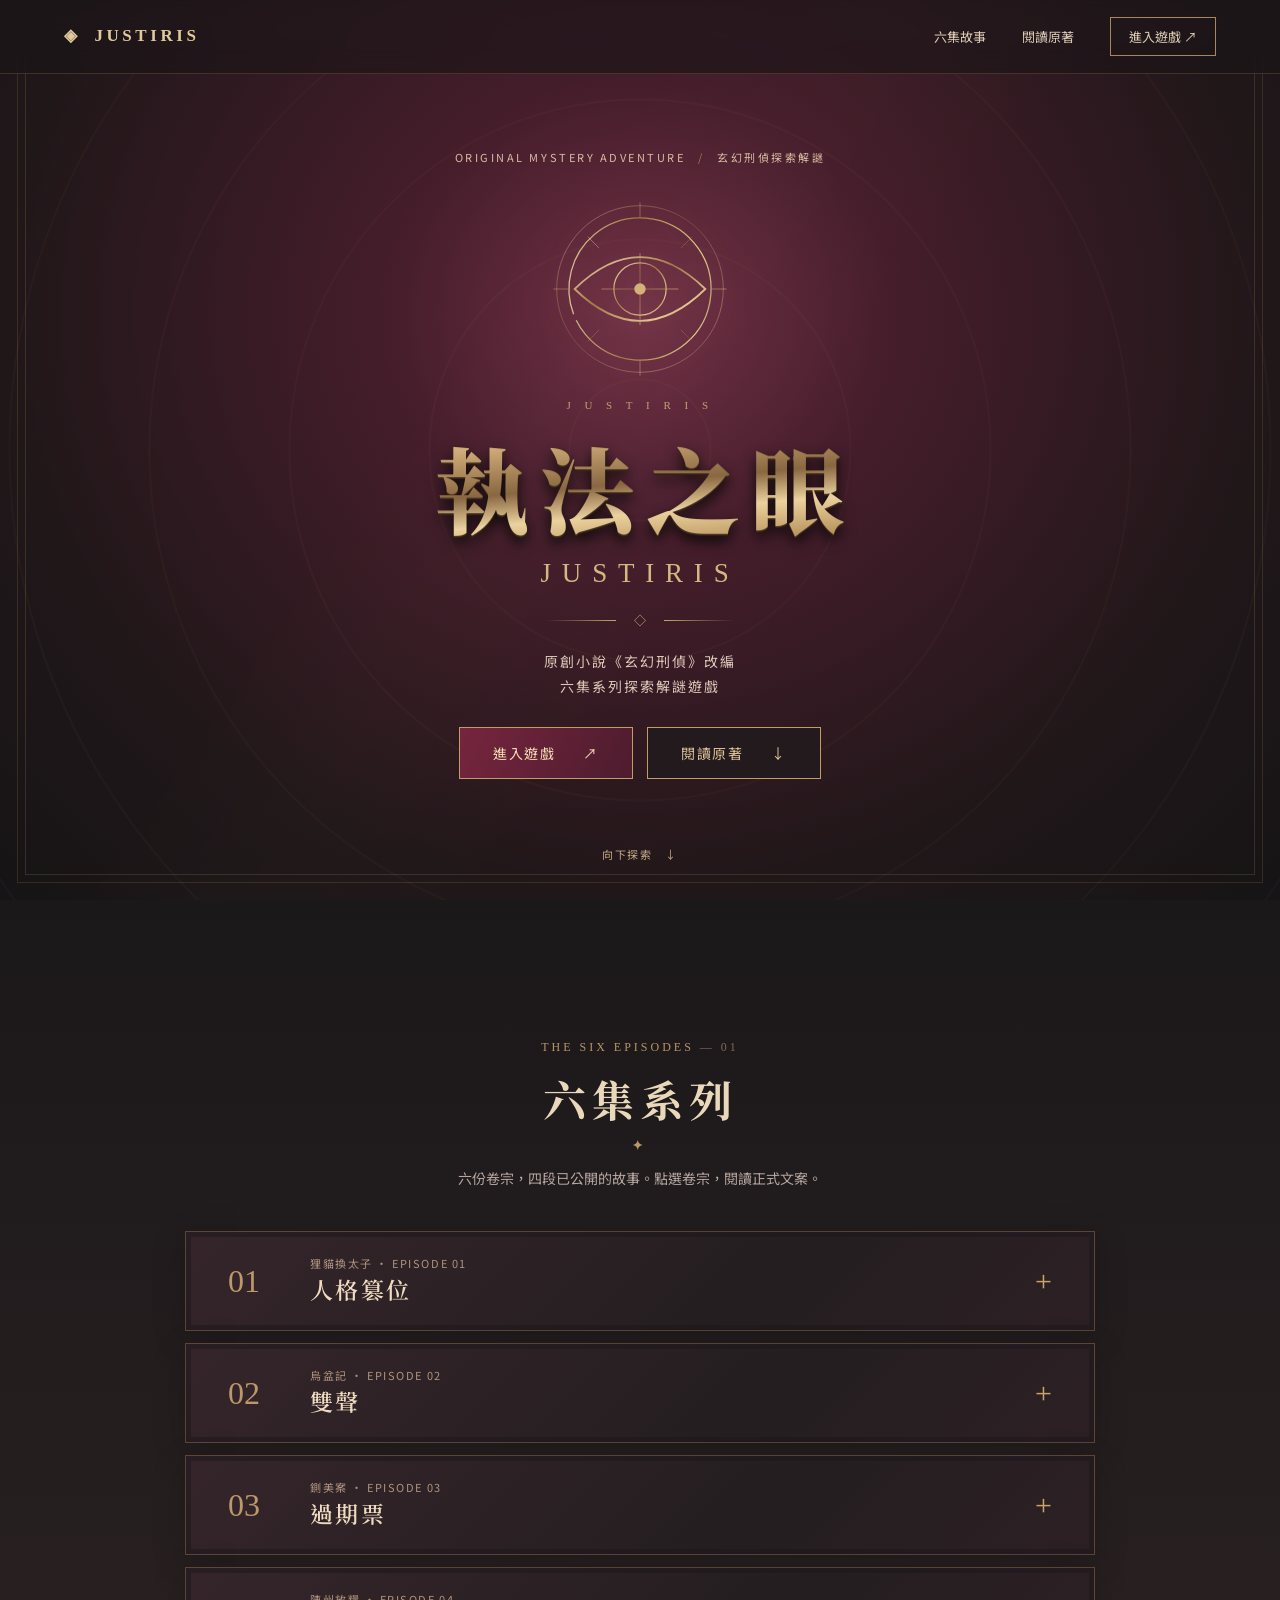
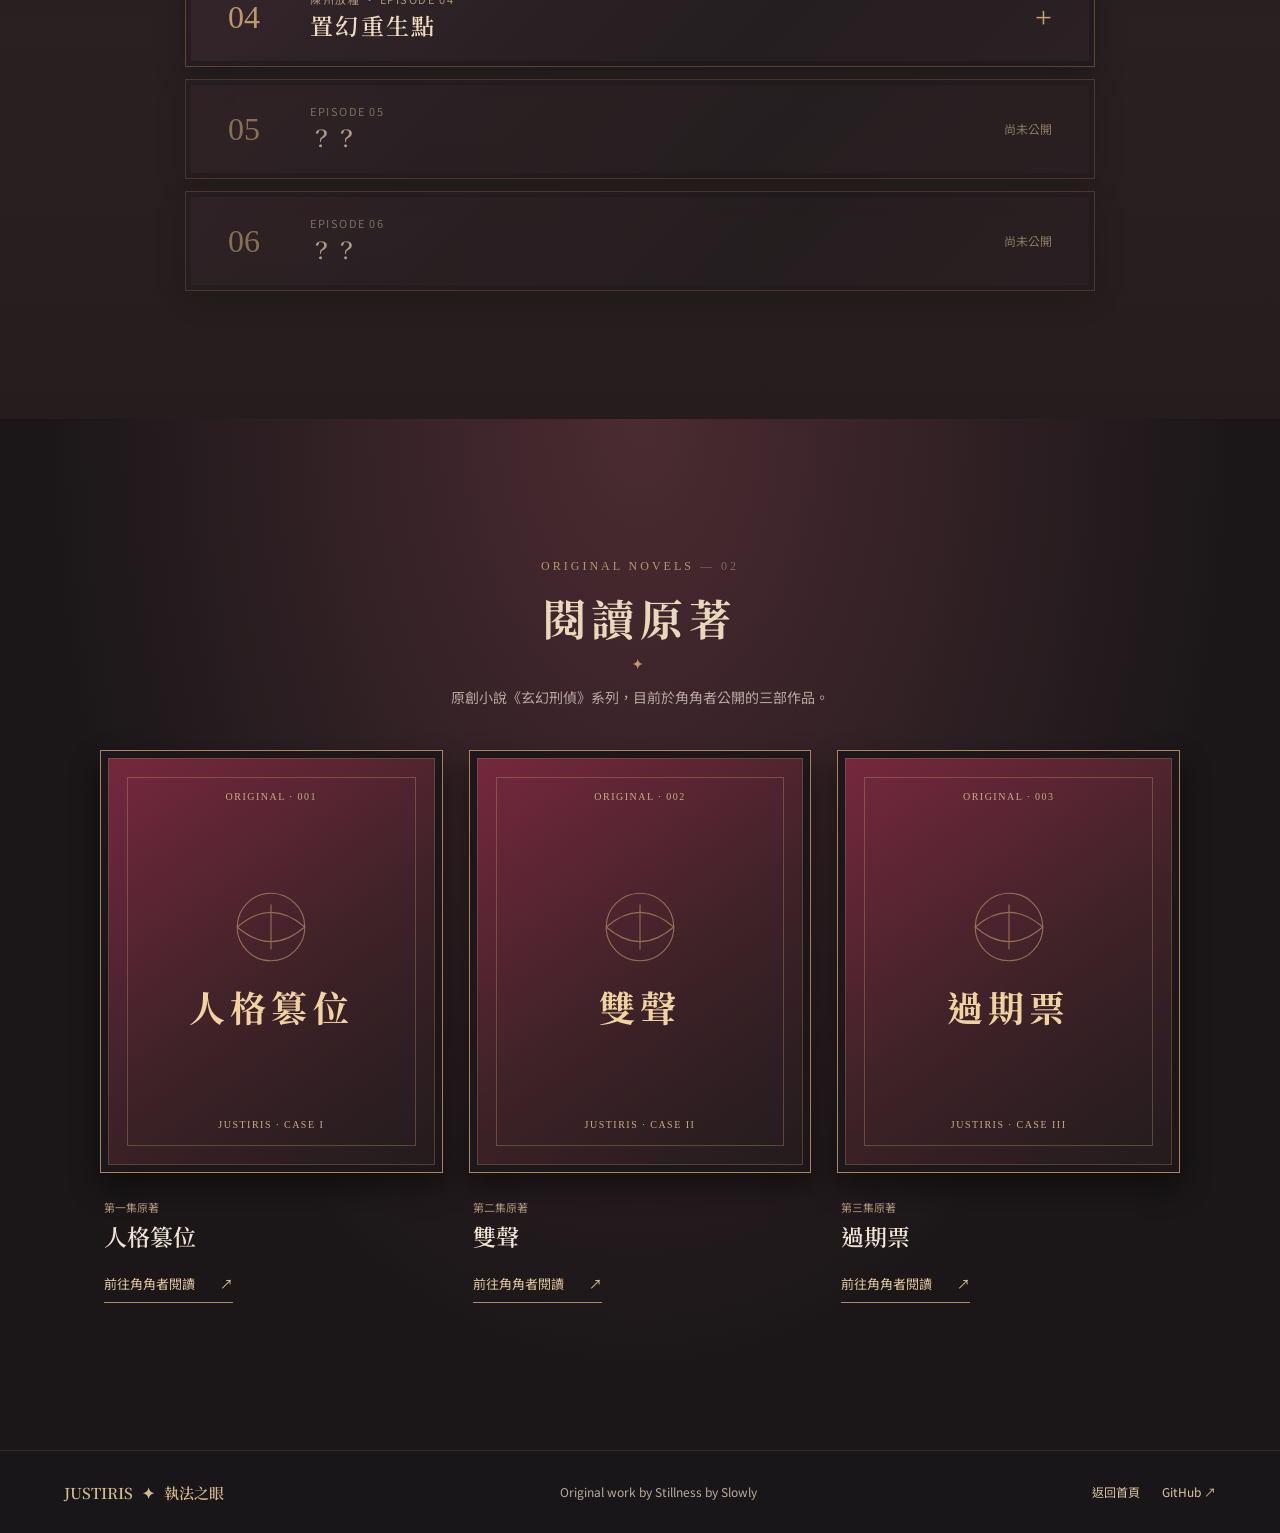
<file: index.html>
<!doctype html>
<html lang="zh-Hant">
  <head>
    <meta charset="utf-8">
    <meta name="viewport" content="width=device-width, initial-scale=1">
    <meta name="theme-color" content="#181618">
    <meta name="description" content="Justiris｜執法之眼，改編自原創小說《玄幻刑偵》的六集探索解謎遊戲。">
    <title>Justiris｜執法之眼</title>
    <link rel="stylesheet" href="./index.css">
    <link rel="stylesheet" href="./index_style.css">
    <script src="./index.js" defer></script>
    <script src="./index_style.js" defer></script>
  </head>
  <body>
    <a class="skip-link" href="#episodes">跳至主要內容</a>
    <header class="site-header">
      <a class="brand" href="./index.html" aria-label="Justiris 官網首頁"><span class="brand-mark">◈</span> JUSTIRIS</a>
      <nav aria-label="主要導覽">
        <a href="#episodes">六集故事</a>
        <a href="#novels">閱讀原著</a>
        <a class="nav-play" href="./game/index.html">進入遊戲 <span aria-hidden="true">↗</span></a>
      </nav>
    </header>
    <main>
      <section class="hero" aria-labelledby="hero-title">
        <div class="hero-pattern" aria-hidden="true">
        </div>
        <div class="hero-inner">
          <p class="hero-kicker">ORIGINAL MYSTERY ADVENTURE <span class="sep">/</span> 玄幻刑偵探索解謎</p>
          <svg class="seal" viewBox="0 0 240 240" role="img" aria-label="封緘之眼抽象紋章">
            <defs>
              <linearGradient id="sealGold" x1="0" y1="0" x2="1" y2="1">
                <stop stop-color="#f1ddb2"/>
                <stop offset=".45" stop-color="#a47743"/>
                <stop offset=".8" stop-color="#e2c68e"/>
                <stop offset="1" stop-color="#745334"/>
              </linearGradient>
            </defs>
            <g fill="none" stroke="url(#sealGold)">
              <circle cx="120" cy="120" r="102" stroke-width=".8" opacity=".6"/>
              <circle cx="120" cy="120" r="87" stroke-width="1.6" stroke-dasharray="294 8 250 6" transform="rotate(-40 120 120)"/>
              <path d="M40 120 Q120 42 200 120 Q120 198 40 120Z" stroke-width="2.2"/>
              <circle cx="120" cy="120" r="32" stroke-width="1.5"/>
              <path d="M120 76V164M73 120H167" opacity=".75"/>
              <path d="M120 14v18M120 208v18M14 120h18M208 120h18" opacity=".6"/>
              <path d="m56 56 14 14m100 100 14 14m0-128-14 14M70 170l-14 14" opacity=".5"/>
            </g>
            <circle cx="120" cy="120" r="7" fill="#d4b178"/>
          </svg>
          <p class="hero-super">J U S T I R I S</p>
          <h1 id="hero-title" class="gold-title">執法之眼</h1>
          <p class="hero-en">JUSTIRIS</p>
          <div class="hero-rule" aria-hidden="true"><span></span> ◇ <span></span>
          </div>
          <p class="hero-caption">原創小說《玄幻刑偵》改編<br>六集系列探索解謎遊戲</p>
          <div class="hero-actions">
            <a class="btn btn-primary" href="./game/index.html">進入遊戲 <span aria-hidden="true">↗</span></a>
            <a class="btn btn-secondary" href="#novels">閱讀原著 <span aria-hidden="true">↓</span></a>
          </div>
        </div>
        <a class="scroll-hint" href="#episodes">向下探索 <span aria-hidden="true">↓</span></a>
      </section>
      <section class="section episodes" id="episodes" aria-labelledby="episodes-title">
        <div class="section-head">
          <p class="eyebrow">THE SIX EPISODES <span>— 01</span></p>
          <h2 id="episodes-title">六集系列<span class="title-ornament">✦</span></h2>
          <p>六份卷宗，四段已公開的故事。點選卷宗，閱讀正式文案。</p>
        </div>
        <div id="episode-list" class="episode-list">
        </div>
      </section>
      <section class="section novels" id="novels" aria-labelledby="novels-title">
        <div class="section-head">
          <p class="eyebrow">ORIGINAL NOVELS <span>— 02</span></p>
          <h2 id="novels-title">閱讀原著<span class="title-ornament">✦</span></h2>
          <p>原創小說《玄幻刑偵》系列，目前於角角者公開的三部作品。</p>
        </div>
        <div class="novel-grid">
          <article class="novel-card">
            <div class="novel-plate"><span class="plate-id">ORIGINAL · 001</span>
              <svg class="plate-emblem" viewBox="0 0 80 80" aria-hidden="true">
                <circle cx="40" cy="40" r="30"/>
                <path d="M10 40Q40 14 70 40Q40 66 10 40Z"/>
                <path d="M40 20v40"/>
              </svg>
              <p>人格篡位</p><span class="plate-foot">JUSTIRIS · CASE I</span>
            </div>
            <div class="novel-info"><span>第一集原著</span>
              <h3>人格篡位</h3>
              <a href="https://www.kadokado.com.tw/book/76663" target="_blank" rel="noopener noreferrer">前往角角者閱讀 <span aria-hidden="true">↗</span></a>
            </div>
          </article>
          <article class="novel-card">
            <div class="novel-plate"><span class="plate-id">ORIGINAL · 002</span>
              <svg class="plate-emblem" viewBox="0 0 80 80" aria-hidden="true">
                <circle cx="40" cy="40" r="30"/>
                <path d="M10 40Q40 14 70 40Q40 66 10 40Z"/>
                <path d="M40 20v40"/>
              </svg>
              <p>雙聲</p><span class="plate-foot">JUSTIRIS · CASE II</span>
            </div>
            <div class="novel-info"><span>第二集原著</span>
              <h3>雙聲</h3>
              <a href="https://www.kadokado.com.tw/book/78121" target="_blank" rel="noopener noreferrer">前往角角者閱讀 <span aria-hidden="true">↗</span></a>
            </div>
          </article>
          <article class="novel-card">
            <div class="novel-plate"><span class="plate-id">ORIGINAL · 003</span>
              <svg class="plate-emblem" viewBox="0 0 80 80" aria-hidden="true">
                <circle cx="40" cy="40" r="30"/>
                <path d="M10 40Q40 14 70 40Q40 66 10 40Z"/>
                <path d="M40 20v40"/>
              </svg>
              <p>過期票</p><span class="plate-foot">JUSTIRIS · CASE III</span>
            </div>
            <div class="novel-info"><span>第三集原著</span>
              <h3>過期票</h3>
              <a href="https://www.kadokado.com.tw/book/81253" target="_blank" rel="noopener noreferrer">前往角角者閱讀 <span aria-hidden="true">↗</span></a>
            </div>
          </article>
        </div>
      </section>
    </main>
    <footer class="footer"><span>JUSTIRIS <i>✦</i> 執法之眼</span>
      <p>Original work by Stillness by Slowly</p>
      <div>
        <a href="./index.html">返回首頁</a>
        <a href="https://github.com/xiayian505-ship-it/justiris" target="_blank" rel="noopener noreferrer">GitHub ↗</a>
      </div>
    </footer>
  </body>
</html>
</file>
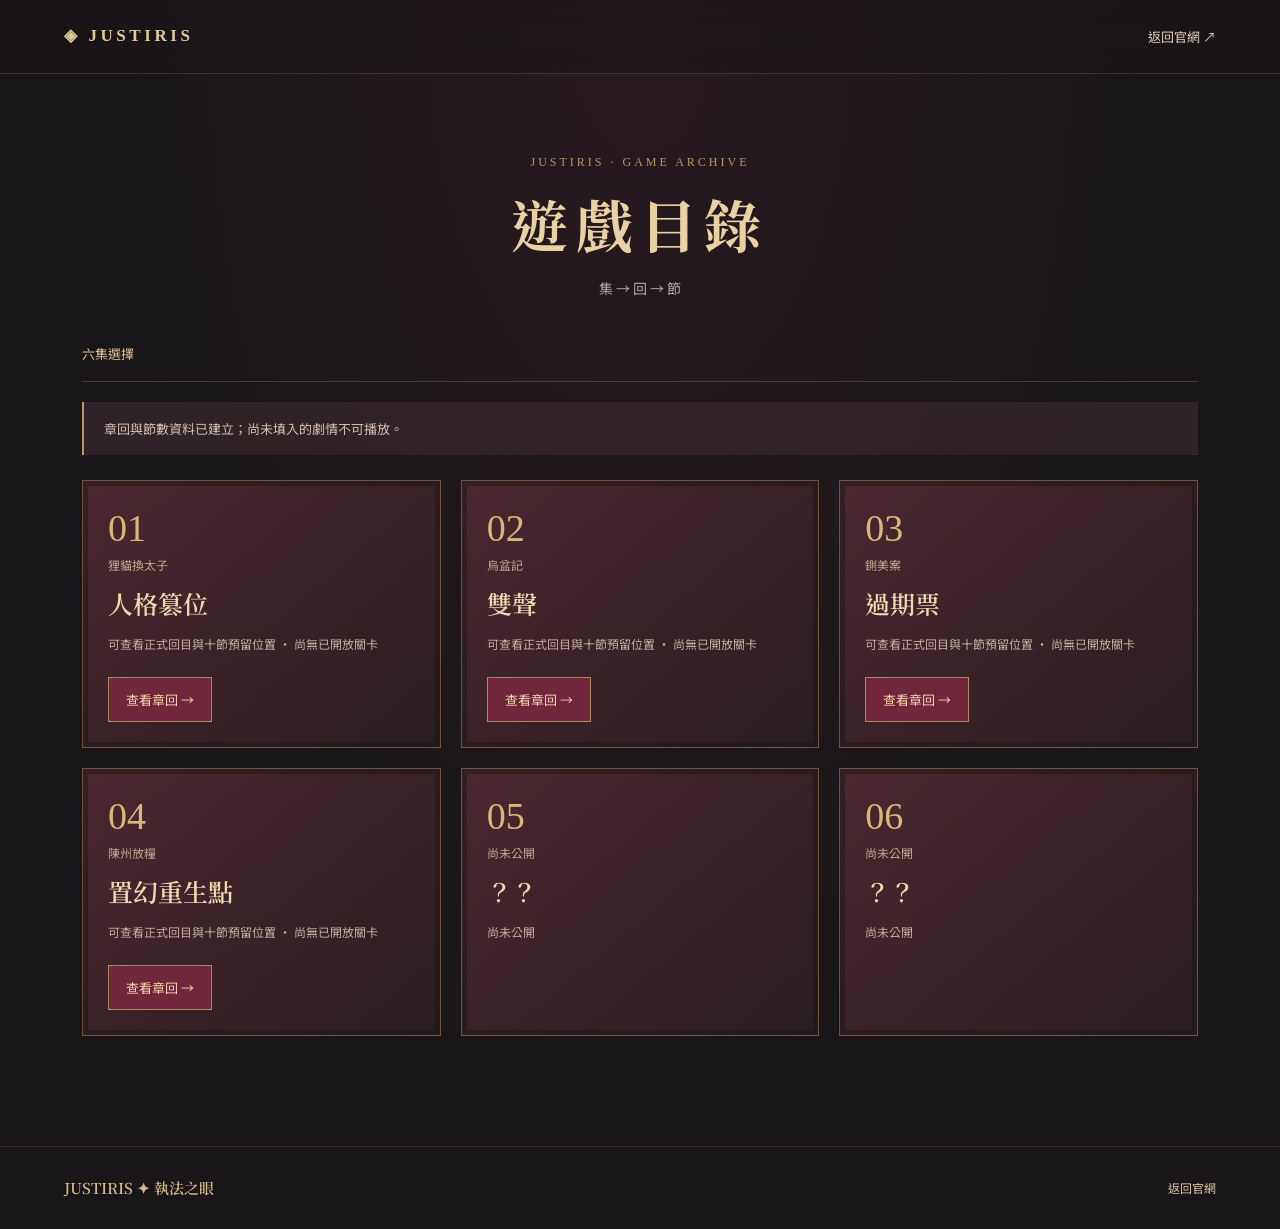
<file: game/index.html>
<!doctype html>
<html lang="zh-Hant">
  <head>
    <meta charset="utf-8">
    <meta name="viewport" content="width=device-width,initial-scale=1">
    <meta name="theme-color" content="#181618">
    <title>進入遊戲｜Justiris 執法之眼</title>
    <link rel="stylesheet" href="../index_style.css">
    <link rel="stylesheet" href="./game.css">
    <link rel="stylesheet" href="./game_style.css">
    <script src="./game.js" defer></script>
    <script src="./game_style.js" defer></script>
  </head>
  <body>
    <header class="site-header">
      <a class="brand" href="../index.html">◈ JUSTIRIS</a>
      <nav aria-label="導覽">
        <a href="../index.html">返回官網 ↗</a>
      </nav>
    </header>
    <main class="game-main">
      <div class="section-head">
        <p class="eyebrow">JUSTIRIS · GAME ARCHIVE</p>
        <h1>遊戲目錄</h1>
        <p>集 → 回 → 節</p>
      </div>
      <nav class="breadcrumbs" aria-label="目前層級" id="breadcrumbs">
      </nav>
      <div class="game-notice" id="game-notice">遊戲關卡尚在製作中；目前可瀏覽系列與已提供的章回目錄。
      </div>
      <section id="catalog" aria-live="polite">
      </section>
    </main>
    <footer class="footer"><span>JUSTIRIS ✦ 執法之眼</span>
      <a href="../index.html">返回官網</a>
    </footer>
  </body>
</html>
</file>
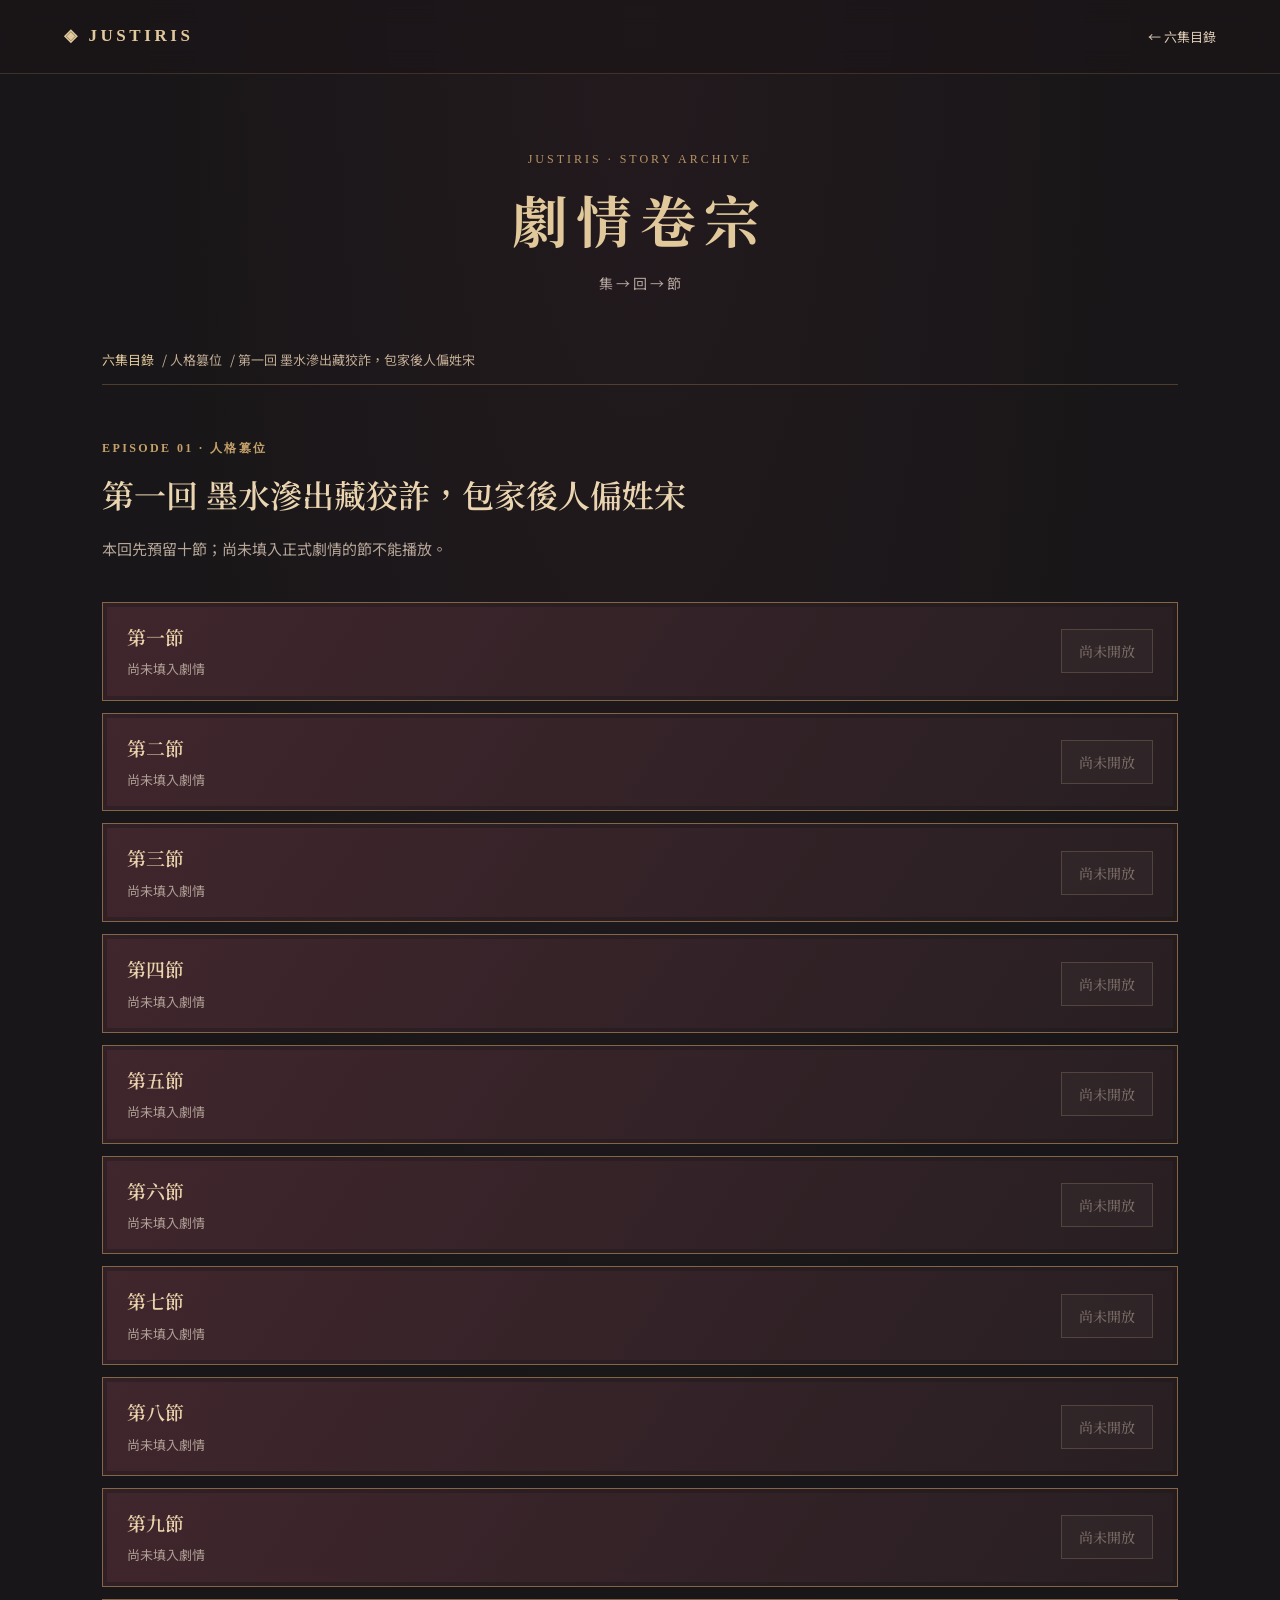
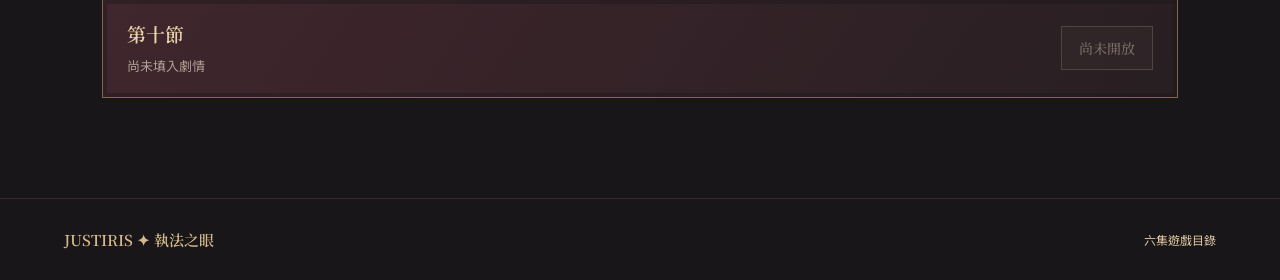
<file: game/story/index.html>
<!doctype html>
<html lang="zh-Hant">
<head>
  <meta charset="utf-8">
  <meta name="viewport" content="width=device-width, initial-scale=1, viewport-fit=cover">
  <meta name="theme-color" content="#181618">
  <meta name="description" content="Justiris｜執法之眼，劇情目錄與探索解謎關卡入口。">
  <title>劇情播放器｜Justiris 執法之眼</title>

  <link rel="stylesheet" href="../../index_style.css">
  <link rel="stylesheet" href="./story.css">
  <link rel="stylesheet" href="./story_style.css">

  <script src="./story.js" defer></script>
  <script src="./story_style.js" defer></script>
</head>
<body>
  <header class="site-header">
    <a class="brand" href="../../index.html">◈ JUSTIRIS</a>
    <nav aria-label="頁面導覽">
      <a href="../index.html">← 六集目錄</a>
    </nav>
  </header>

  <main class="story-main">
    <div class="section-head">
      <p class="eyebrow">JUSTIRIS · STORY ARCHIVE</p>
      <h1>劇情卷宗</h1>
      <p class="story-subtitle">集 → 回 → 節</p>
    </div>

    <nav id="story-breadcrumbs" class="story-breadcrumbs" aria-label="劇情導航"></nav>

    <section id="catalog-screen" class="story-screen" aria-label="章回與小節目錄">
      <div class="story-heading">
        <p id="episode-label" class="story-kicker"></p>
        <h2 id="chapter-title"></h2>
        <p id="chapter-note" class="story-note"></p>
      </div>
      <div id="section-list" class="story-sections"></div>
    </section>

    <section id="reader-screen" class="story-screen" hidden aria-label="劇情播放器">
      <div class="reader-header">
        <button id="return-sections" class="quiet-button" type="button">← 返回節目錄</button>
        <span id="reader-heading" class="reader-heading"></span>
      </div>
      <div class="reader-progress" aria-hidden="true"><span id="reader-progress-fill"></span></div>
      <div class="scene-board" aria-label="劇情場景">
        <div class="scene-seal" aria-hidden="true">
          <svg viewBox="0 0 140 90" fill="none">
            <circle cx="70" cy="45" r="38" stroke="currentColor" stroke-width="1" opacity=".6"/>
            <path d="M22 45 Q70 4 118 45 Q70 86 22 45 Z" stroke="currentColor" stroke-width="1.5"/>
            <circle cx="70" cy="45" r="11" stroke="currentColor" stroke-width="1"/>
            <path d="M70 20V70" stroke="currentColor" stroke-width="1.5"/>
          </svg>
        </div>
        <p class="scene-kicker">JUSTIRIS · 執法之眼</p>
        <h3 id="scene-heading">劇情紀錄</h3>
      </div>
      <article id="dialogue-panel" class="dialogue-panel" aria-label="劇情事件">
        <p id="speaker-name" class="speaker-name"></p>
        <p id="story-text" class="story-text"></p>
        <div id="story-choices" class="story-choices"></div>
        <div class="reader-actions">
          <span id="reading-position"></span>
          <button id="advance-button" class="primary-button" type="button">繼續 →</button>
        </div>
      </article>
      <p id="reader-error" class="reader-error" role="alert" hidden></p>
    </section>

    <section id="status-screen" class="story-screen story-status" hidden aria-live="polite">
      <span class="status-symbol" aria-hidden="true">◇</span>
      <h2 id="status-title">正在載入卷宗</h2>
      <p id="status-description"></p>
      <div class="status-actions">
        <button id="status-return" class="quiet-button" type="button">返回節目錄</button>
        <button id="status-next" class="primary-button" type="button" hidden>下一節 →</button>
      </div>
    </section>
  </main>

  <footer class="footer">
    <span>JUSTIRIS ✦ 執法之眼</span>
    <a href="../index.html">六集遊戲目錄</a>
  </footer>
</body>
</html>
</file>
<file: index.css>
/* 功能本體：收合狀態、閱讀文案 */
.episode-list {
  display: grid;
  gap: 12px;
}
.episode-card {
  min-width: 0;
}
.episode-card h3 {
  margin: 0;
}
.episode-trigger {
  width: 100%;
  display: flex;
  align-items: center;
  text-align: left;
  cursor: pointer;
}
.episode-locked {
  display: flex;
  align-items: center;
}
.episode-copy[hidden] {
  display: none;
}
.episode-copy p {
  white-space: pre-wrap;
  overflow-wrap: anywhere;
}
.episode-trigger:focus-visible {
  outline: 2px solid #f0d3a1;
  outline-offset: 4px;
}
.episode-trigger {
  font: inherit;
}
.sealed .episode-locked {
  cursor: default;
}
</file>
<file: index_style.css>
@import url('https://fonts.googleapis.com/css2?family=Noto+Sans+TC:wght@400;500;600;700&family=Noto+Serif+TC:wght@400;500;600;700;900&display=swap');
:root {
  color-scheme: dark;
  --black: #181618;
  --red: #651e32;
  --brown: #311e20;
  --gold: #c4a16a;
  --bright: #e1c99b;
  --cream: #f0e5d5;
  --muted: #b4a29d;
}
* {
  box-sizing: border-box;
}
html {
  scroll-behavior: smooth;
  scroll-padding-top: 84px;
}
body {
  margin: 0;
  background: var(--black);
  color: var(--cream);
  font-family: 'Noto Sans TC',sans-serif;
  font-size: 15px;
  line-height: 1.8;
}
a {
  color: inherit;
  text-decoration: none;
}
button {
  color: inherit;
}
::selection {
  background: #a76d70;
  color: white;
}
.skip-link {
  position: absolute;
  z-index: 99;
  top: -100px;
  left: 10px;
  background: white;
  color: black;
  padding: 12px;
}
.skip-link:focus {
  top: 10px;
}
.site-header {
  height: 74px;
  display: flex;
  align-items: center;
  justify-content: space-between;
  gap: 12px;
  padding: 0 clamp(20px,5vw,86px);
  position: absolute;
  top: 0;
  left: 0;
  right: 0;
  z-index: 2;
  border-bottom: 1px solid #b28d603c;
  background: #1c1518a1;
  backdrop-filter: blur(12px);
}
.brand {
  font-family: Georgia,serif;
  font-size: 17px;
  letter-spacing: .21em;
  color: var(--bright);
  font-weight: 700;
  white-space: nowrap;
}
.brand-mark {
  margin-right: 6px;
}
.site-header nav {
  display: flex;
  align-items: center;
  gap: clamp(12px,2.8vw,38px);
  font-size: 13px;
  color: #dfcdb7;
}
.site-header nav a:hover,.footer a:hover {
  color: #ffe4a7;
}
.nav-play {
  border: 1px solid #a88661;
  padding: 7px 18px;
}
.hero {
  min-height: 100svh;
  position: relative;
  display: flex;
  align-items: center;
  justify-content: center;
  overflow: hidden;
  padding: 112px 20px 85px;
  background: radial-gradient(ellipse at 50% 35%,#713046 0%,#451d2b 28%,#201719 70%,#161416 100%);
}
.hero:before,.hero:after {
  content: '';
  position: absolute;
  pointer-events: none;
  inset: 17px;
  border: 1px solid #bb92502f;
}
.hero:after {
  inset: 25px;
  border-color: #c09b6330;
}
.hero-pattern {
  position: absolute;
  inset: -15%;
  opacity: .35;
  background: repeating-radial-gradient(circle at 50% 50%,transparent 0 69px,#bd865a21 70px 71px,transparent 72px 140px),linear-gradient(125deg,transparent 37%,#ffdea40a 47%,transparent 60%);
  pointer-events: none;
}
.hero-inner {
  z-index: 1;
  text-align: center;
  width: min(100%,900px);
  animation: appear .9s both;
}
.hero-kicker {
  font: 11px/1.8 Georgia,'Noto Sans TC',serif;
  letter-spacing: .23em;
  color: #d7bca0;
  margin: 0 0 24px;
}
.sep {
  margin: 0 8px;
  color: #9e7a56;
}
.seal {
  display: block;
  width: clamp(130px,19vw,196px);
  height: auto;
  margin: 0 auto 12px;
  filter: drop-shadow(0 0 13px #e4b27334);
}
.hero-super {
  font: 11px Georgia,serif;
  letter-spacing: .5em;
  color: #bda276;
  margin: 5px 0;
}
.gold-title {
  font-family: 'Noto Serif TC',serif;
  font-weight: 900;
  font-size: clamp(43px,8.6vw,94px);
  letter-spacing: .12em;
  margin: 0 -0.12em 0 0;
  line-height: 1.5;
  background: linear-gradient(175deg,#fff0c8 3%,#c6a06e 27%,#75512f 48%,#e8ce9c 62%,#a87e49 80%,#f3ddad 98%);
  color: transparent;
  background-clip: text;
  -webkit-background-clip: text;
  filter: drop-shadow(0 2px 0 #372217) drop-shadow(0 6px 7px #100b0b);
  text-shadow: 0 1px 0 #ffebad25;
}
.hero-en {
  font: clamp(17px,2.8vw,27px) Georgia,serif;
  letter-spacing: .4em;
  color: #d5b782;
  margin: 1px 0 20px;
}
.hero-rule {
  display: flex;
  align-items: center;
  justify-content: center;
  gap: 18px;
  color: #c9aa7b;
  font-size: 12px;
}
.hero-rule span {
  height: 1px;
  background: linear-gradient(90deg,transparent,#c7a46d);
  width: 70px;
}
.hero-rule span:last-child {
  transform: rotate(180deg);
}
.hero-caption {
  font-size: 14px;
  color: #dcc7b8;
  letter-spacing: .14em;
  margin: 18px auto 28px;
}
.hero-actions {
  display: flex;
  gap: 14px;
  justify-content: center;
}
.btn {
  display: inline-flex;
  justify-content: center;
  align-items: center;
  gap: 28px;
  min-width: 174px;
  min-height: 52px;
  padding: 11px 24px;
  border: 1px solid #c29b66;
  font-size: 14px;
  letter-spacing: .1em;
  transition: background .2s,box-shadow .2s,transform .2s;
}
.btn:hover {
  transform: translateY(-2px);
  box-shadow: 0 6px 25px #0006;
}
.btn-primary {
  background: linear-gradient(115deg,#76253e,#4d1c2e);
  color: #f7dfb4;
}
.btn-secondary {
  background: #211b1dd4;
  color: #dfc49a;
}
.scroll-hint {
  position: absolute;
  bottom: 35px;
  left: 50%;
  transform: translateX(-50%);
  font-size: 11px;
  letter-spacing: .15em;
  color: #c5a986;
  white-space: nowrap;
}
.scroll-hint span {
  margin-left: 9px;
}
.section {
  padding: clamp(70px,10vw,130px) 22px;
  position: relative;
}
.episodes {
  background: linear-gradient(180deg,#1b181a,#282021 65%,#241c1d);
}
.section-head {
  max-width: 900px;
  margin: 0 auto 40px;
  text-align: center;
}
.eyebrow {
  color: #b99564;
  letter-spacing: .25em;
  font: 12px Georgia,serif;
}
.eyebrow span {
  color: #7d6a59;
}
.section h2 {
  font: 700 clamp(29px,4vw,43px)/1.5 'Noto Serif TC',serif;
  letter-spacing: .13em;
  margin: 12px 0;
  color: #ead8ba;
}
.title-ornament {
  display: block;
  margin: 3px auto;
  font-size: 13px;
  color: #ba9966;
}
.section-head>p:last-child {
  margin: 12px auto 0;
  font-size: 14px;
  color: #b7a7a1;
}
.episode-list {
  max-width: 910px;
  margin: auto;
}
.episode-card {
  background: linear-gradient(135deg,#35252a,#241e20 63%,#2d2024);
  border: 1px solid #8c6c4b78;
  box-shadow: inset 0 0 0 5px #1c161a80,0 8px 32px #0003;
  transition: border-color .2s;
}
.episode-card.is-open {
  border-color: #c4a16a;
}
.episode-trigger,.episode-locked {
  border: 0;
  background: none;
  padding: 23px clamp(18px,3.6vw,42px);
  gap: clamp(14px,3vw,32px);
  width: 100%;
}
.episode-trigger:hover {
  background: #98633c0e;
}
.episode-no {
  font: 32px Georgia,serif;
  color: #bb996a;
  min-width: 50px;
}
.episode-title {
  display: flex;
  flex-direction: column;
  gap: 1px;
  flex: 1;
  min-width: 0;
}
.episode-title small {
  font: 11px/1.5 Georgia,'Noto Sans TC',serif;
  letter-spacing: .14em;
  color: #ae9380;
}
.episode-title strong {
  font: 600 clamp(18px,2.5vw,23px)/1.5 'Noto Serif TC',serif;
  letter-spacing: .1em;
  color: #efdbc0;
}
.episode-indicator {
  font: 30px/1 Georgia,serif;
  color: #c9a46d;
}
.episode-copy {
  border-top: 1px solid #98734d70;
  padding: 24px clamp(18px,4vw,55px) 36px;
  background: #1b1719b3;
}
.episode-copy p {
  font-size: 15px;
  line-height: 2.1;
  color: #eadbd1;
  margin: 0;
  font-family: 'Noto Serif TC',serif;
}
.sealed {
  opacity: .66;
}
.sealed-label {
  color: #bda78c;
  font-size: 12px;
  white-space: nowrap;
}
.novels {
  background: radial-gradient(ellipse at 50% 0,#4b2b32,#1b1719 65%);
}
.novel-grid {
  max-width: 1080px;
  margin: 0 auto;
  display: grid;
  grid-template-columns: repeat(3,minmax(0,1fr));
  gap: 26px;
}
.novel-card {
  min-width: 0;
}
.novel-plate {
  aspect-ratio: 3/3.7;
  position: relative;
  display: flex;
  flex-direction: column;
  align-items: center;
  justify-content: center;
  overflow: hidden;
  border: 1px solid #a88759;
  background: linear-gradient(145deg,#77283f,#3e2228 55%,#211b1c);
  box-shadow: inset 0 0 0 7px #1d171b, inset 0 0 0 8px #8a694d77,0 14px 28px #0007;
  transition: transform .25s,filter .25s;
}
.novel-card:hover .novel-plate {
  transform: translateY(-5px);
  filter: brightness(1.1);
}
.novel-plate:before {
  content: '';
  position: absolute;
  inset: 26px;
  border: 1px solid #c3a16b55;
  pointer-events: none;
}
.plate-id,.plate-foot {
  position: absolute;
  font: 10px Georgia,serif;
  color: #c8ad83;
  letter-spacing: .15em;
}
.plate-id {
  top: 40px;
}
.plate-foot {
  bottom: 42px;
}
.plate-emblem {
  width: 90px;
  fill: none;
  stroke: #ae8a5b;
  stroke-width: 1;
  opacity: .75;
}
.novel-plate p {
  color: #f0d3a1;
  font: 700 clamp(24px,3vw,36px) 'Noto Serif TC',serif;
  letter-spacing: .15em;
  margin: 9px;
}
.novel-info {
  padding: 19px 4px;
}
.novel-info>span {
  font-size: 11px;
  color: #b69b7e;
}
.novel-info h3 {
  font: 600 23px 'Noto Serif TC',serif;
  margin: 1px 0 16px;
}
.novel-info a {
  display: inline-flex;
  gap: 25px;
  border-bottom: 1px solid #ad8b60;
  padding-bottom: 7px;
  color: #e2c79c;
  font-size: 13px;
}
.novel-info a:hover {
  color: #ffedc5;
}
.footer {
  border-top: 1px solid #8b6a4945;
  display: flex;
  align-items: center;
  justify-content: space-between;
  gap: 16px;
  padding: 30px clamp(22px,5vw,80px);
  flex-wrap: wrap;
  color: #bbab9d;
  font-size: 12px;
}
.footer>span {
  font: 600 15px Georgia,'Noto Serif TC',serif;
  color: #d5b98b;
}
.footer i {
  font-style: normal;
  margin: 0 5px;
}
.footer p {
  margin: 0;
}
.footer div {
  display: flex;
  gap: 22px;
}
.footer a {
  color: #dec5a0;
}
@keyframes appear {
  from {
    opacity: 0;
    transform: translateY(12px);
  }
  to {
    opacity: 1;
    transform: none;
  }
}
@media (max-width:700px) {
  .site-header {
    height: 66px;
    padding: 0 16px;
  }
  .brand {
    font-size: 14px;
    letter-spacing: .12em;
  }
  .site-header nav {
    gap: 12px;
    font-size: 12px;
  }
  .site-header nav a:first-child {
    display: none;
  }
  .nav-play {
    padding: 6px 9px;
  }
  .hero {
    padding: 108px 24px 75px;
  }
  .hero-kicker {
    font-size: 9px;
    letter-spacing: .09em;
  }
  .hero-actions {
    gap: 10px;
  }
  .btn {
    min-width: 0;
    flex: 1;
    max-width: 180px;
    padding: 10px 12px;
    gap: 10px;
  }
  .episode-no {
    min-width: 35px;
    font-size: 28px;
  }
  .episode-trigger,.episode-locked {
    padding: 20px 17px;
  }
  .episode-title small {
    font-size: 10px;
  }
  .novel-grid {
    grid-template-columns: 1fr;
    max-width: 380px;
    gap: 30px;
  }
  .novel-plate {
    aspect-ratio: 3/2.8;
  }
  .footer {
    flex-direction: column;
    text-align: center;
  }
  .section-head>p:last-child {
    max-width: 320px;
  }
}
@media (max-width:370px) {
  .brand {
    font-size: 12px;
  }
  .site-header nav {
    font-size: 11px;
  }
  .site-header nav a:nth-child(2) {
    display: none;
  }
  .hero-actions {
    flex-direction: column;
    align-items: center;
  }
  .btn {
    width: 100%;
    max-width: 260px;
  }
  .episode-title small {
    letter-spacing: 0;
  }
}
@media (prefers-reduced-motion:reduce) {
  *,*:before,*:after {
    animation: none !important;
    scroll-behavior: auto !important;
    transition: none !important;
  }
}
</file>
<file: game/game.css>
/* 章回選擇功能相關結構 */
.catalog-grid {
  display: grid;
  grid-template-columns: repeat(3,minmax(0,1fr));
  gap: 20px;
}
.chapter-list {
  display: grid;
  gap: 13px;
}
.catalog-card,.chapter-card {
  min-width: 0;
}
.breadcrumbs button,.catalog-card button {
  cursor: pointer;
}
@media (max-width:850px) {
  .catalog-grid {
    grid-template-columns: repeat(2,minmax(0,1fr));
  }
}
@media (max-width:550px) {
  .catalog-grid {
    grid-template-columns: 1fr;
  }
}
</file>
<file: game/game_style.css>
.game-main {
  max-width: 1160px;
  margin: 0 auto;
  padding: 143px 22px 110px;
  min-height: calc(100svh - 90px);
}
.game-main .section-head h1 {
  font: 700 clamp(34px,6vw,57px) 'Noto Serif TC',serif;
  color: #ead1a3;
  letter-spacing: .13em;
  margin: 8px 0;
}
.game-main .section-head {
  margin-bottom: 26px;
}
.game-main {
  background: radial-gradient(ellipse at 50% 0,#5726363d,transparent 64%);
}
.breadcrumbs {
  display: flex;
  align-items: center;
  gap: 7px;
  color: #bca891;
  font-size: 13px;
  margin: 0 0 20px;
  border-bottom: 1px solid #85694e70;
  padding: 10px 0;
}
.breadcrumbs button {
  border: 0;
  background: transparent;
  color: #dfc397;
  padding: 5px 0;
  font: inherit;
}
.game-notice {
  padding: 15px 20px;
  border-left: 2px solid #b99764;
  background: #45303580;
  color: #d3bdb1;
  font-size: 13px;
  margin-bottom: 25px;
}
.catalog-card {
  background: linear-gradient(140deg,#4c2730,#271d20);
  border: 1px solid #94734c9c;
  padding: 25px;
  min-height: 260px;
  box-shadow: inset 0 0 0 5px #1715166b;
}
.catalog-no {
  font: 38px Georgia,serif;
  color: #d9b67d;
  display: block;
}
.catalog-card small {
  font-size: 12px;
  color: #c3a48d;
}
.catalog-card h2 {
  font: 600 25px 'Noto Serif TC',serif;
  color: #f0d8af;
  margin: 8px 0;
}
.catalog-card p {
  font-size: 12px;
  color: #c4ad9f;
}
.catalog-card button {
  border: 1px solid #a98b5f;
  background: #71263c;
  color: #f3d5ae;
  padding: 10px 17px;
  margin-top: 10px;
  font: inherit;
  font-size: 13px;
}
.catalog-card button:hover {
  background: #893a50;
}
.catalog-heading {
  text-align: center;
  margin: 5px 0 30px;
}
.catalog-heading p {
  color: #bc9b6b;
  letter-spacing: .12em;
  font-size: 12px;
}
.catalog-heading h2 {
  font: 600 32px 'Noto Serif TC',serif;
  color: #f1d4a5;
}
.chapter-card {
  background: #302328;
  border: 1px solid #806348;
  padding: 20px 25px;
  display: flex;
  justify-content: space-between;
  gap: 20px;
  align-items: center;
}
.chapter-card h3 {
  margin: 0;
  font: 500 17px/1.8 'Noto Serif TC',serif;
  color: #efdac5;
}
.chapter-card span {
  flex: none;
  font-size: 12px;
  color: #b19b8c;
}
@media (max-width:600px) {
  .chapter-card {
    align-items: flex-start;
    flex-direction: column;
    gap: 6px;
  }
  .catalog-card {
    min-height: 0;
  }
  .game-main {
    padding-top: 115px;
  }
}

/* 新增：回數目錄可進入十節清單。不改動原本的酒紅燙金美術。 */
.chapter-details {
  min-width: 0;
  flex: 1;
}

.chapter-subnote {
  display: block;
  margin-top: 5px;
}

.chapter-card button {
  flex: none;
  min-height: 44px;
  padding: 10px 16px;
  border: 1px solid #a98b5f;
  background: #71263c;
  color: #f3d5ae;
  font: inherit;
  font-size: 13px;
  cursor: pointer;
}

.chapter-card button:hover,
.chapter-card button:focus-visible {
  background: #893a50;
  outline-color: #e1c99b;
}

@media (max-width: 600px) {
  .chapter-card button {
    width: 100%;
  }
}
</file>
<file: game/story/story.css>
/** Justiris Story 功能基本樣式：畫面狀態與互動控件，不設定整體美術。 */
.story-screen[hidden],
#status-next[hidden],
#reader-error[hidden],
#advance-button[hidden] {
  display: none;
}

.story-sections {
  display: grid;
  gap: 12px;
}

.section-row {
  display: flex;
  align-items: center;
  justify-content: space-between;
  gap: 16px;
  min-width: 0;
}

.section-row button {
  flex: none;
}

.reader-actions,
.reader-header,
.status-actions {
  display: flex;
  align-items: center;
  justify-content: space-between;
  gap: 12px;
}

.story-choices {
  display: grid;
  gap: 10px;
}

@media (max-width: 600px) {
  .section-row {
    align-items: flex-start;
    flex-direction: column;
  }

  .section-row button {
    width: 100%;
  }
}
</file>
<file: game/story/story_style.css>
/** Justiris Story 外觀：酒紅 × 燙金 × 刑偵卷宗；與鹿雨森美術獨立。 */
body {
  background: #181618;
  color: #f0e5d5;
}

.story-main {
  width: min(100%, 1120px);
  margin: 0 auto;
  padding: 140px 22px 100px;
  min-height: 85svh;
  background: radial-gradient(ellipse at 50% 0%, #542c382e, transparent 65%);
}

.story-main .section-head h1 {
  margin: 7px 0;
  color: #e1c99b;
  font: 700 clamp(36px, 6vw, 56px) 'Noto Serif TC', serif;
  letter-spacing: .14em;
}

.story-subtitle,
.story-note {
  color: #b7a79a;
  line-height: 1.8;
}

.story-breadcrumbs {
  display: flex;
  flex-wrap: wrap;
  align-items: center;
  gap: 8px;
  margin: 24px 0 26px;
  padding: 12px 0;
  border-bottom: 1px solid #88684878;
  font-size: 13px;
  color: #c1ac94;
}

.story-breadcrumbs a,
.story-breadcrumbs button {
  color: #e1c99b;
  background: none;
  border: none;
  cursor: pointer;
  font: inherit;
  text-decoration: none;
}

.story-breadcrumbs button:focus-visible,
.story-breadcrumbs a:focus-visible {
  outline: 2px solid #e1c99b;
  outline-offset: 4px;
}

.story-heading {
  padding: 16px 0 25px;
}

.story-kicker,
.scene-kicker {
  color: #c4a16a;
  font: 600 12px/1.5 Georgia, serif;
  letter-spacing: .2em;
}

.story-heading h2,
.story-status h2 {
  color: #ead5b0;
  font: 600 clamp(22px, 4vw, 32px)/1.6 'Noto Serif TC', serif;
  margin: 5px 0;
}

.section-row {
  border: 1px solid #846548;
  background: linear-gradient(125deg, #40262d, #281f22);
  box-shadow: inset 0 0 0 4px #18161860;
  padding: 19px 24px;
}

.section-row h3 {
  color: #ead2aa;
  font: 600 19px/1.6 'Noto Serif TC', serif;
  margin: 0;
}

.section-row p {
  color: #af9e94;
  margin: 5px 0 0;
  font-size: 13px;
}

.section-row button,
.primary-button,
.quiet-button,
.story-choices button {
  border: 1px solid #af8858;
  background: #672438;
  color: #f0d5ad;
  padding: 11px 17px;
  min-height: 44px;
  font: 500 14px 'Noto Serif TC', serif;
  cursor: pointer;
}

.section-row button:hover:not(:disabled),
.primary-button:hover:not(:disabled),
.quiet-button:hover:not(:disabled),
.story-choices button:hover:not(:disabled) {
  background: #80354a;
}

.section-row button:focus-visible,
.primary-button:focus-visible,
.quiet-button:focus-visible,
.story-choices button:focus-visible {
  outline: 2px solid #e1c99b;
  outline-offset: 3px;
}

.section-row button:disabled {
  cursor: not-allowed;
  opacity: .58;
  background: #34292b;
  color: #b6a59a;
  border-color: #715e50;
}

.quiet-button {
  background: #30262a;
}

.reader-header,
.reader-actions {
  font-size: 13px;
  color: #cbb69a;
  margin-bottom: 20px;
}

.reader-progress {
  height: 3px;
  background: #59443d;
  overflow: hidden;
  margin-bottom: 23px;
}

#reader-progress-fill {
  display: block;
  width: 0;
  height: 100%;
  background: linear-gradient(90deg, #a47743, #e1c99b);
  transition: width .25s ease;
}

.scene-board {
  min-height: 225px;
  padding: 28px;
  text-align: center;
  border: 1px solid #7f6047;
  background:
    radial-gradient(ellipse at 50% 33%, #78304655, transparent 58%),
    linear-gradient(140deg, #39262b, #181618);
}

.scene-seal {
  width: 140px;
  max-width: 100%;
  margin: 0 auto;
  color: #c4a16a;
}

.scene-seal svg {
  display: block;
  width: 100%;
}

.scene-board h3 {
  color: #e1c99b;
  font: 500 25px 'Noto Serif TC', serif;
}

.dialogue-panel {
  border: 1px solid #85674a;
  border-top: 0;
  padding: 28px;
  background: #251d20;
}

.speaker-name {
  color: #d3ae76;
  font-weight: 600;
}

.story-text {
  color: #f0e5d5;
  line-height: 2.05;
  white-space: pre-wrap;
  min-height: 65px;
}

.reader-actions {
  padding-top: 18px;
  border-top: 1px solid #70534480;
  margin-bottom: 0;
}

.reader-error {
  padding: 14px;
  background: #592b35;
  color: #fff1e4;
}

.story-status {
  text-align: center;
  border: 1px solid #85674a;
  padding: 54px 22px;
  background: #2f2226;
}

.status-symbol {
  color: #dbbc82;
  font-size: 38px;
}

.status-actions {
  justify-content: center;
  flex-wrap: wrap;
  margin-top: 26px;
}

@media (max-width: 600px) {
  .story-main {
    padding: 110px 17px 70px;
  }

  .section-row,
  .dialogue-panel {
    padding: 18px;
  }

  .reader-header,
  .reader-actions {
    flex-wrap: wrap;
  }
}

@media (prefers-reduced-motion: reduce) {
  #reader-progress-fill {
    transition: none;
  }
}
</file>
